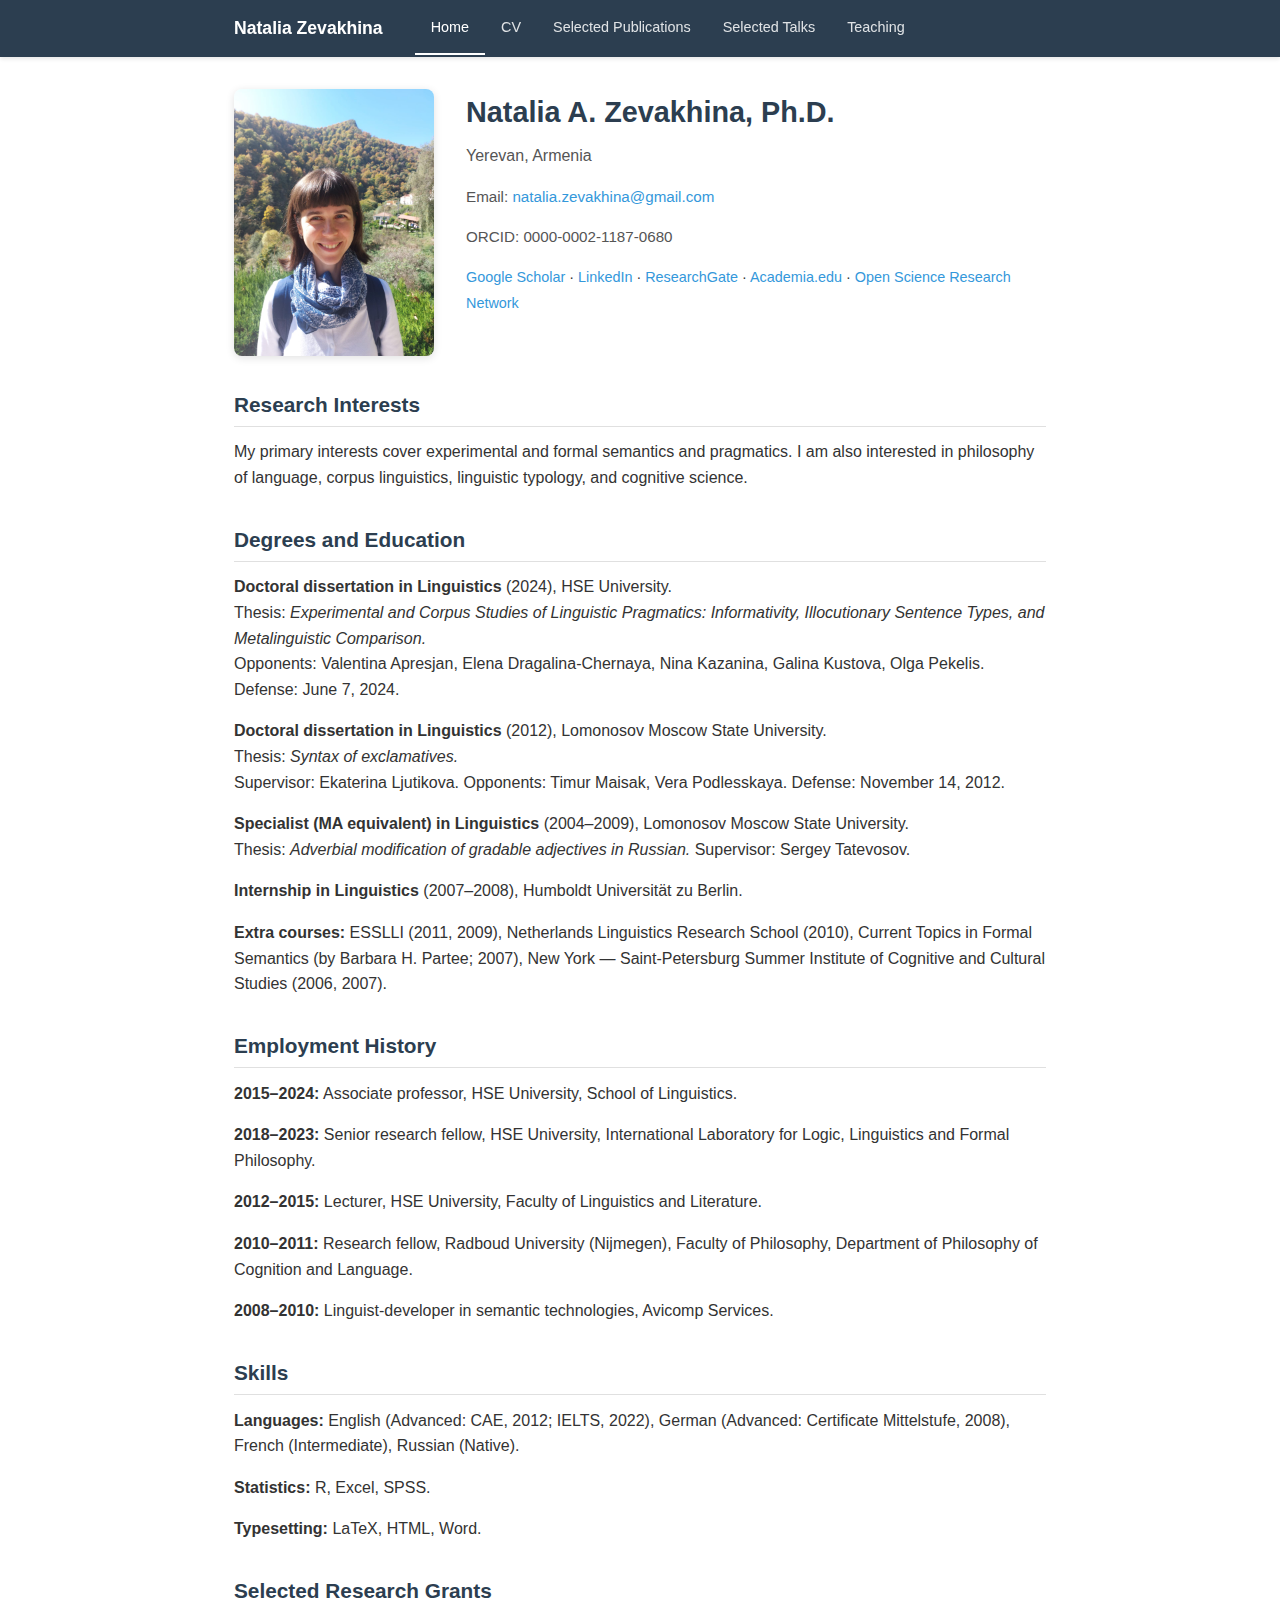
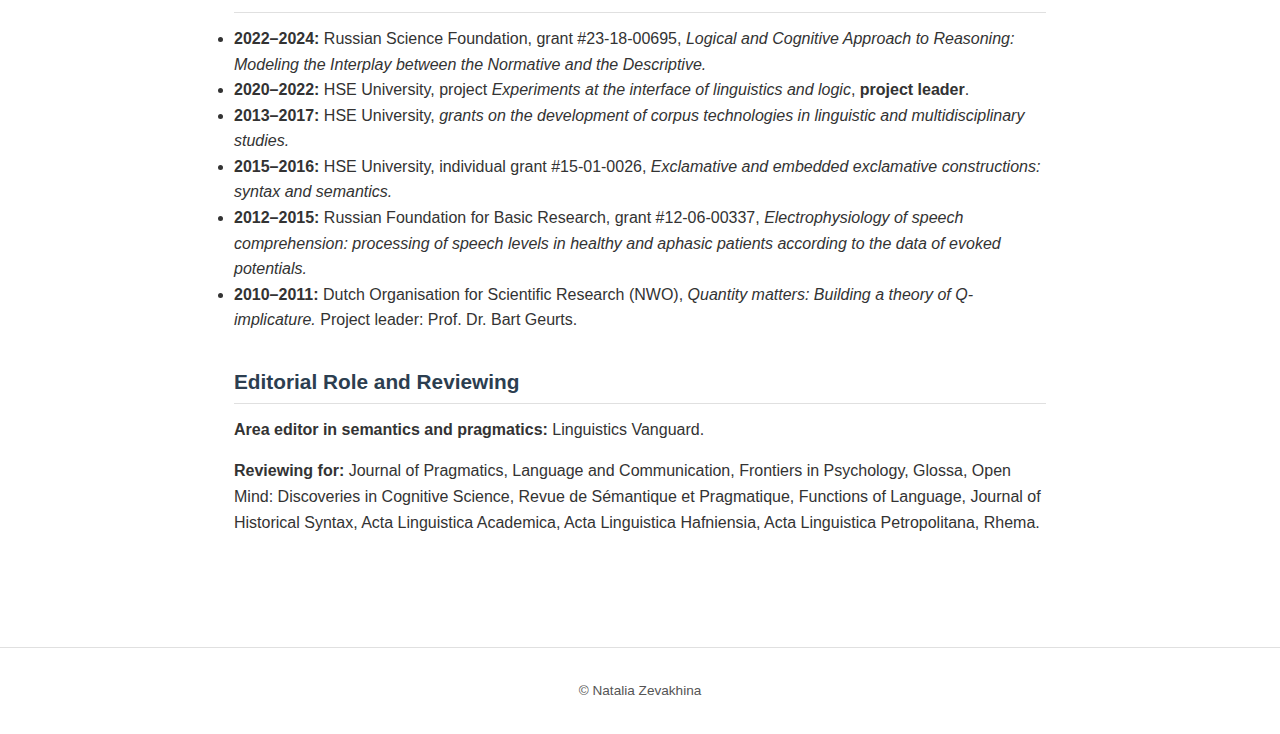
<file: index.html>
<!DOCTYPE html>
<html lang="en">
<head>
    <meta charset="UTF-8">
    <meta name="viewport" content="width=device-width, initial-scale=1.0">
    <title>Natalia Zevakhina</title>
    <link rel="stylesheet" href="assets/style.css">
</head>
<body>
    <header>
        <nav>
            <div class="site-title"><a href="index.html">Natalia Zevakhina</a></div>
            <button class="nav-toggle" aria-label="Toggle navigation" onclick="document.querySelector('nav ul').classList.toggle('open')">☰</button>
            <ul>
                <li><a href="index.html" class="active">Home</a></li>
                <li><a href="cv.html">CV</a></li>
                <li><a href="publications.html">Selected Publications</a></li>
                <li><a href="talks.html">Selected Talks</a></li>
                <li><a href="teaching.html">Teaching</a></li>
            </ul>
        </nav>
    </header>

    <main>
        <div class="hero">
            <img class="hero-photo" src="assets/photo.jpg" alt="Natalia Zevakhina">
            <div class="hero-text">
                <h1>Natalia A. Zevakhina, Ph.D.</h1>
                <p class="subtitle">Yerevan, Armenia</p>
                <p class="contact">Email: <a href="mailto:natalia.zevakhina@gmail.com">natalia.zevakhina@gmail.com</a></p>
                <p class="contact">ORCID: 0000-0002-1187-0680</p>
                <p class="profiles">
                    <a href="https://scholar.google.com/citations?user=_qPh_IUAAAAJ" target="_blank">Google Scholar</a> ·
                    <a href="https://www.linkedin.com/in/natalia-zevakhina/" target="_blank">LinkedIn</a> ·
                    <a href="https://www.researchgate.net/profile/Natalia-Zevakhina" target="_blank">ResearchGate</a> ·
                    <a href="https://independent.academia.edu/NataliaZevakhina" target="_blank">Academia.edu</a> ·
                    <a href="https://loop.frontiersin.org/people/846176/overview" target="_blank">Open Science Research Network</a>
                </p>
            </div>
        </div>

        <h2>Research Interests</h2>
        <p>My primary interests cover experimental and formal semantics and pragmatics. I am also interested in philosophy of language, corpus linguistics, linguistic typology, and cognitive science.</p>

        <h2>Degrees and Education</h2>
        <p><strong>Doctoral dissertation in Linguistics</strong> (2024), HSE University.<br>
            Thesis: <em>Experimental and Corpus Studies of Linguistic Pragmatics: Informativity, Illocutionary Sentence Types, and Metalinguistic Comparison.</em><br>
            Opponents: Valentina Apresjan, Elena Dragalina-Chernaya, Nina Kazanina, Galina Kustova, Olga Pekelis. Defense: June 7, 2024.</p>
        <p><strong>Doctoral dissertation in Linguistics</strong> (2012), Lomonosov Moscow State University.<br>
            Thesis: <em>Syntax of exclamatives.</em><br>
            Supervisor: Ekaterina Ljutikova. Opponents: Timur Maisak, Vera Podlesskaya. Defense: November 14, 2012.</p>
        <p><strong>Specialist (MA equivalent) in Linguistics</strong> (2004–2009), Lomonosov Moscow State University.<br>
            Thesis: <em>Adverbial modification of gradable adjectives in Russian.</em> Supervisor: Sergey Tatevosov.</p>
        <p><strong>Internship in Linguistics</strong> (2007–2008), Humboldt Universität zu Berlin.</p>
        <p><strong>Extra courses:</strong> ESSLLI (2011, 2009), Netherlands Linguistics Research School (2010), Current Topics in Formal Semantics (by Barbara H. Partee; 2007), New York — Saint-Petersburg Summer Institute of Cognitive and Cultural Studies (2006, 2007).</p>

        <h2>Employment History</h2>
        <p><strong>2015–2024:</strong> Associate professor, HSE University, School of Linguistics.</p>
        <p><strong>2018–2023:</strong> Senior research fellow, HSE University, International Laboratory for Logic, Linguistics and Formal Philosophy.</p>
        <p><strong>2012–2015:</strong> Lecturer, HSE University, Faculty of Linguistics and Literature.</p>
        <p><strong>2010–2011:</strong> Research fellow, Radboud University (Nijmegen), Faculty of Philosophy, Department of Philosophy of Cognition and Language.</p>
        <p><strong>2008–2010:</strong> Linguist-developer in semantic technologies, Avicomp Services.</p>

        <h2>Skills</h2>
        <p><strong>Languages:</strong> English (Advanced: CAE, 2012; IELTS, 2022), German (Advanced: Certificate Mittelstufe, 2008), French (Intermediate), Russian (Native).</p>
        <p><strong>Statistics:</strong> R, Excel, SPSS.</p>
        <p><strong>Typesetting:</strong> LaTeX, HTML, Word.</p>

        <h2>Selected Research Grants</h2>
        <ul>
            <li><strong>2022–2024:</strong> Russian Science Foundation, grant #23-18-00695, <em>Logical and Cognitive Approach to Reasoning: Modeling the Interplay between the Normative and the Descriptive.</em></li>
            <li><strong>2020–2022:</strong> HSE University, project <em>Experiments at the interface of linguistics and logic</em>, <strong>project leader</strong>.</li>
            <li><strong>2013–2017:</strong> HSE University, <em>grants on the development of corpus technologies in linguistic and multidisciplinary studies.</em></li>
            <li><strong>2015–2016:</strong> HSE University, individual grant #15-01-0026, <em>Exclamative and embedded exclamative constructions: syntax and semantics.</em></li>
            <li><strong>2012–2015:</strong> Russian Foundation for Basic Research, grant #12-06-00337, <em>Electrophysiology of speech comprehension: processing of speech levels in healthy and aphasic patients according to the data of evoked potentials.</em></li>
            <li><strong>2010–2011:</strong> Dutch Organisation for Scientific Research (NWO), <em>Quantity matters: Building a theory of Q-implicature.</em> Project leader: Prof. Dr. Bart Geurts.</li>
        </ul>

        <h2>Editorial Role and Reviewing</h2>
        <p><strong>Area editor in semantics and pragmatics:</strong> Linguistics Vanguard.</p>
        <p><strong>Reviewing for:</strong> Journal of Pragmatics, Language and Communication, Frontiers in Psychology, Glossa, Open Mind: Discoveries in Cognitive Science, Revue de Sémantique et Pragmatique, Functions of Language, Journal of Historical Syntax, Acta Linguistica Academica, Acta Linguistica Hafniensia, Acta Linguistica Petropolitana, Rhema.</p>
    </main>

    <footer>
        © Natalia Zevakhina
    </footer>
</body>
</html>
</file>
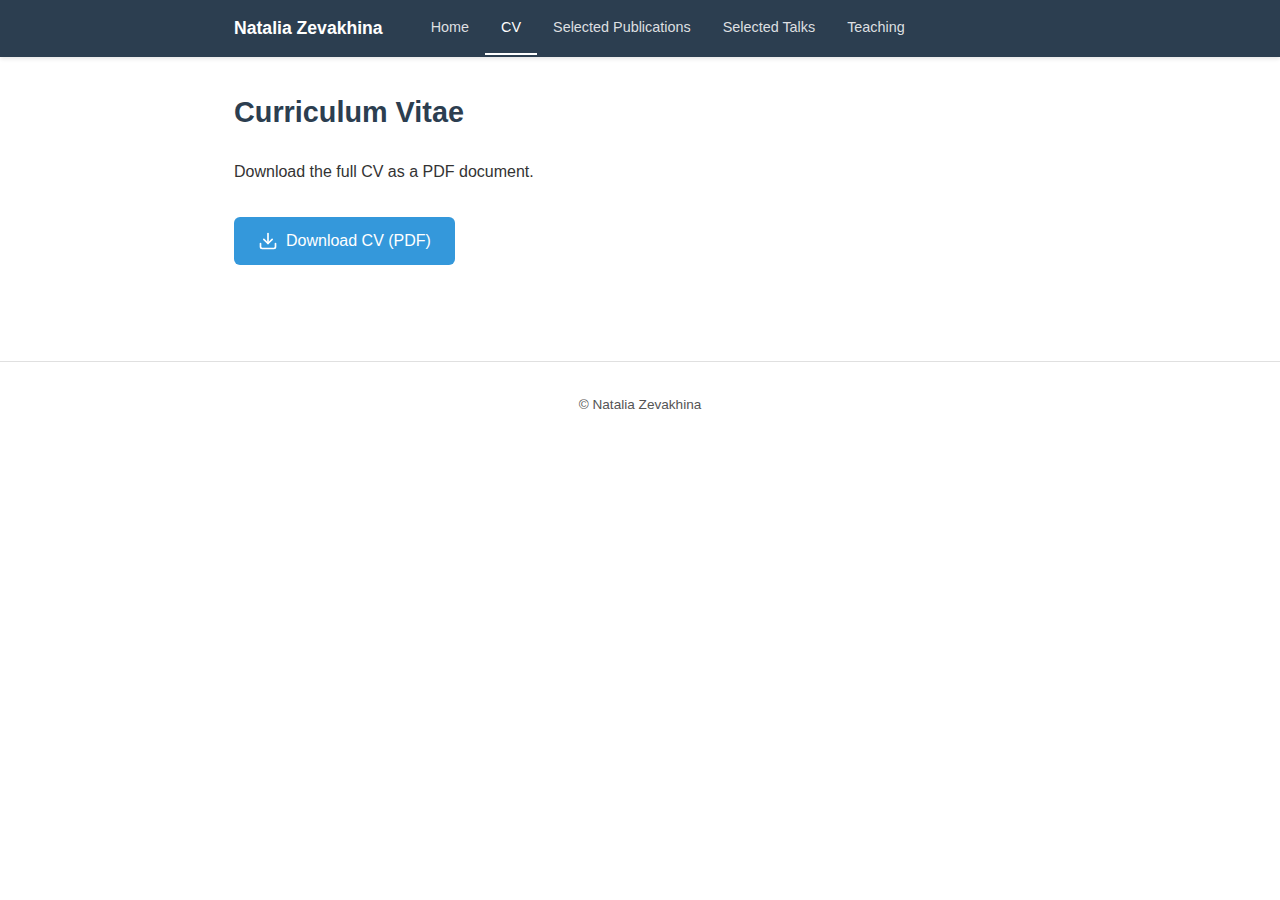
<file: cv.html>
<!DOCTYPE html>
<html lang="en">
<head>
    <meta charset="UTF-8">
    <meta name="viewport" content="width=device-width, initial-scale=1.0">
    <title>CV — Natalia Zevakhina</title>
    <link rel="stylesheet" href="assets/style.css">
</head>
<body>
    <header>
        <nav>
            <div class="site-title"><a href="index.html">Natalia Zevakhina</a></div>
            <button class="nav-toggle" aria-label="Toggle navigation" onclick="document.querySelector('nav ul').classList.toggle('open')">☰</button>
            <ul>
                <li><a href="index.html">Home</a></li>
                <li><a href="cv.html" class="active">CV</a></li>
                <li><a href="publications.html">Selected Publications</a></li>
                <li><a href="talks.html">Selected Talks</a></li>
                <li><a href="teaching.html">Teaching</a></li>
            </ul>
        </nav>
    </header>

    <main>
        <h1>Curriculum Vitae</h1>
        <p>Download the full CV as a PDF document.</p>
        <a class="cv-download" href="cv.pdf" target="_blank">
            <svg xmlns="http://www.w3.org/2000/svg" width="20" height="20" viewBox="0 0 24 24" fill="none" stroke="currentColor" stroke-width="2" stroke-linecap="round" stroke-linejoin="round"><path d="M21 15v4a2 2 0 0 1-2 2H5a2 2 0 0 1-2-2v-4"/><polyline points="7 10 12 15 17 10"/><line x1="12" y1="15" x2="12" y2="3"/></svg>
            Download CV (PDF)
        </a>
    </main>

    <footer>
        © Natalia Zevakhina
    </footer>
</body>
</html>
</file>
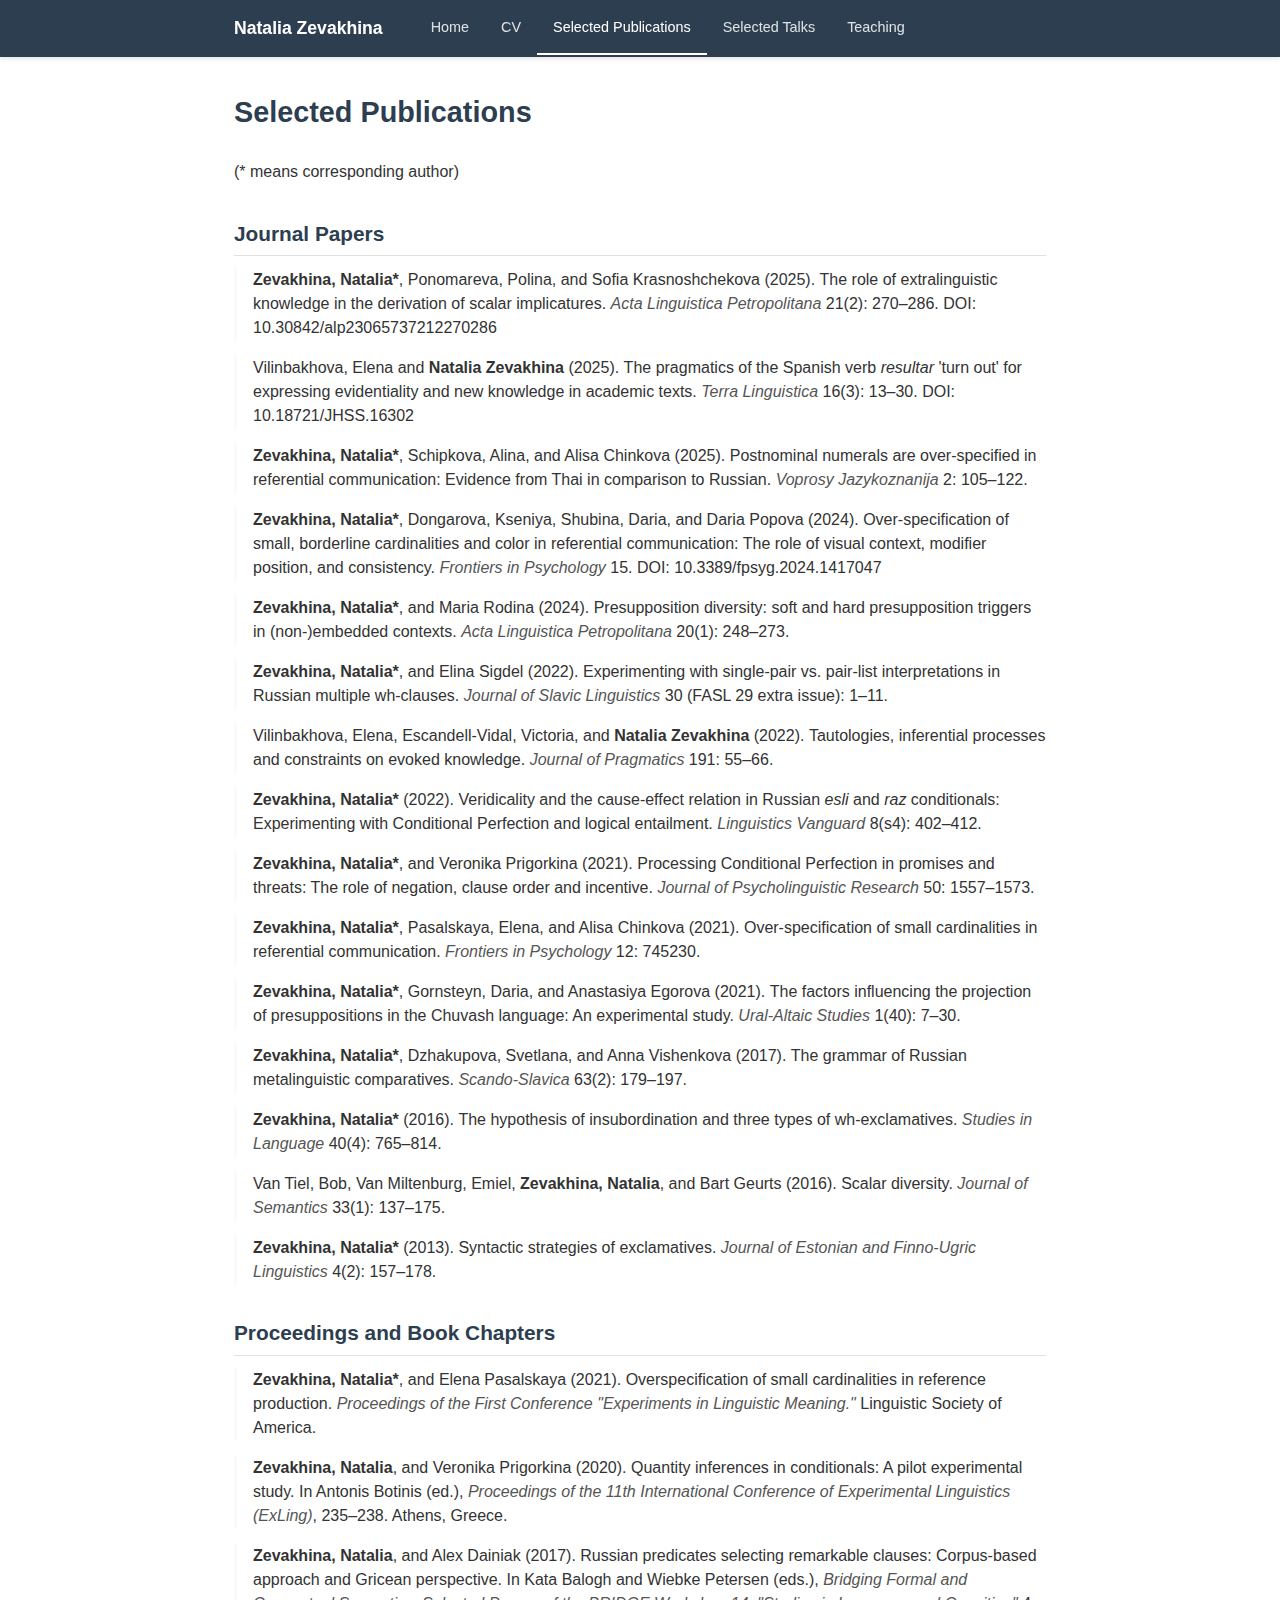
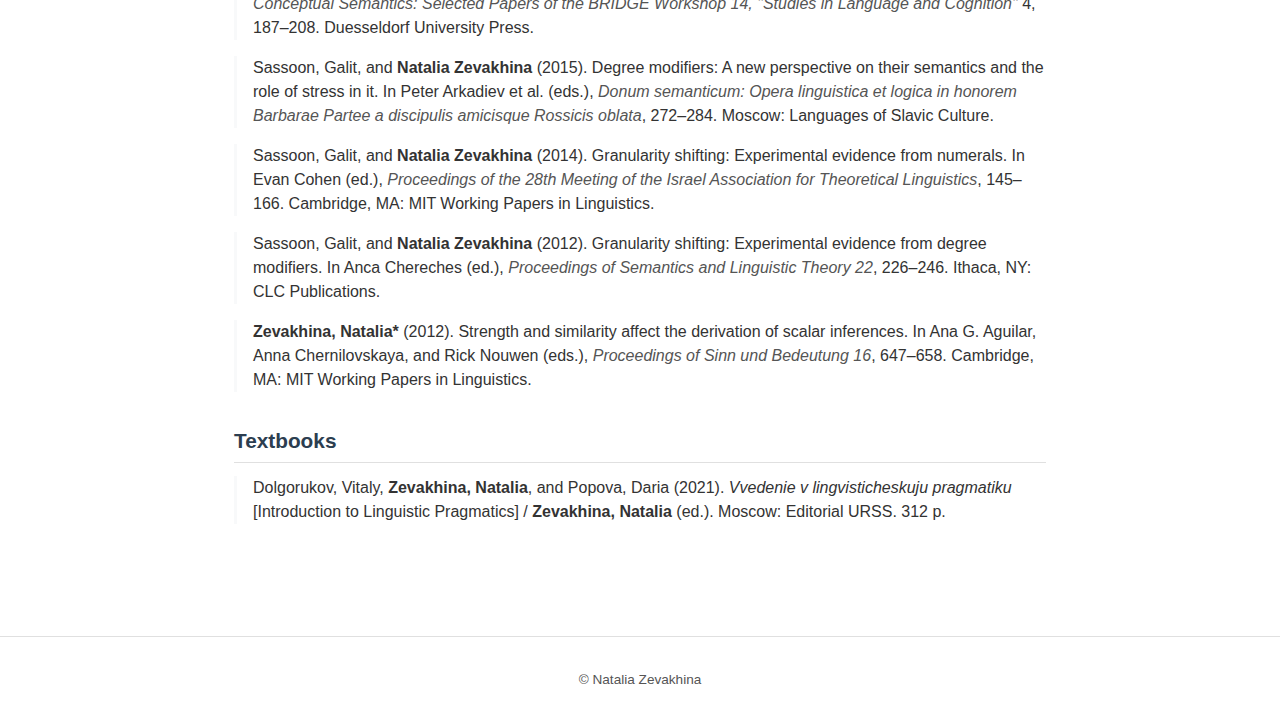
<file: publications.html>
<!DOCTYPE html>
<html lang="en">
<head>
    <meta charset="UTF-8">
    <meta name="viewport" content="width=device-width, initial-scale=1.0">
    <title>Selected Publications — Natalia Zevakhina</title>
    <link rel="stylesheet" href="assets/style.css">
</head>
<body>
    <header>
        <nav>
            <div class="site-title"><a href="index.html">Natalia Zevakhina</a></div>
            <button class="nav-toggle" aria-label="Toggle navigation" onclick="document.querySelector('nav ul').classList.toggle('open')">☰</button>
            <ul>
                <li><a href="index.html">Home</a></li>
                <li><a href="cv.html">CV</a></li>
                <li><a href="publications.html" class="active">Selected Publications</a></li>
                <li><a href="talks.html">Selected Talks</a></li>
                <li><a href="teaching.html">Teaching</a></li>
            </ul>
        </nav>
    </header>

    <main>
        <h1>Selected Publications</h1>
        <p>(* means corresponding author)</p>

        <h2>Journal Papers</h2>

        <ul class="pub-list">
            <li><strong>Zevakhina, Natalia*</strong>, Ponomareva, Polina, and Sofia Krasnoshchekova (2025). <span class="pub-title">The role of extralinguistic knowledge in the derivation of scalar implicatures.</span> <span class="pub-venue">Acta Linguistica Petropolitana</span> 21(2): 270–286. DOI: 10.30842/alp23065737212270286</li>
            <li>Vilinbakhova, Elena and <strong>Natalia Zevakhina</strong> (2025). <span class="pub-title">The pragmatics of the Spanish verb <em>resultar</em> 'turn out' for expressing evidentiality and new knowledge in academic texts.</span> <span class="pub-venue">Terra Linguistica</span> 16(3): 13–30. DOI: 10.18721/JHSS.16302</li>
            <li><strong>Zevakhina, Natalia*</strong>, Schipkova, Alina, and Alisa Chinkova (2025). <span class="pub-title">Postnominal numerals are over-specified in referential communication: Evidence from Thai in comparison to Russian.</span> <span class="pub-venue">Voprosy Jazykoznanija</span> 2: 105–122.</li>
            <li><strong>Zevakhina, Natalia*</strong>, Dongarova, Kseniya, Shubina, Daria, and Daria Popova (2024). <span class="pub-title">Over-specification of small, borderline cardinalities and color in referential communication: The role of visual context, modifier position, and consistency.</span> <span class="pub-venue">Frontiers in Psychology</span> 15. DOI: 10.3389/fpsyg.2024.1417047</li>
            <li><strong>Zevakhina, Natalia*</strong>, and Maria Rodina (2024). <span class="pub-title">Presupposition diversity: soft and hard presupposition triggers in (non-)embedded contexts.</span> <span class="pub-venue">Acta Linguistica Petropolitana</span> 20(1): 248–273.</li>
            <li><strong>Zevakhina, Natalia*</strong>, and Elina Sigdel (2022). <span class="pub-title">Experimenting with single-pair vs. pair-list interpretations in Russian multiple wh-clauses.</span> <span class="pub-venue">Journal of Slavic Linguistics</span> 30 (FASL 29 extra issue): 1–11.</li>
            <li>Vilinbakhova, Elena, Escandell-Vidal, Victoria, and <strong>Natalia Zevakhina</strong> (2022). <span class="pub-title">Tautologies, inferential processes and constraints on evoked knowledge.</span> <span class="pub-venue">Journal of Pragmatics</span> 191: 55–66.</li>
            <li><strong>Zevakhina, Natalia*</strong> (2022). <span class="pub-title">Veridicality and the cause-effect relation in Russian <em>esli</em> and <em>raz</em> conditionals: Experimenting with Conditional Perfection and logical entailment.</span> <span class="pub-venue">Linguistics Vanguard</span> 8(s4): 402–412.</li>
            <li><strong>Zevakhina, Natalia*</strong>, and Veronika Prigorkina (2021). <span class="pub-title">Processing Conditional Perfection in promises and threats: The role of negation, clause order and incentive.</span> <span class="pub-venue">Journal of Psycholinguistic Research</span> 50: 1557–1573.</li>
            <li><strong>Zevakhina, Natalia*</strong>, Pasalskaya, Elena, and Alisa Chinkova (2021). <span class="pub-title">Over-specification of small cardinalities in referential communication.</span> <span class="pub-venue">Frontiers in Psychology</span> 12: 745230.</li>
            <li><strong>Zevakhina, Natalia*</strong>, Gornsteyn, Daria, and Anastasiya Egorova (2021). <span class="pub-title">The factors influencing the projection of presuppositions in the Chuvash language: An experimental study.</span> <span class="pub-venue">Ural-Altaic Studies</span> 1(40): 7–30.</li>
            <li><strong>Zevakhina, Natalia*</strong>, Dzhakupova, Svetlana, and Anna Vishenkova (2017). <span class="pub-title">The grammar of Russian metalinguistic comparatives.</span> <span class="pub-venue">Scando-Slavica</span> 63(2): 179–197.</li>
            <li><strong>Zevakhina, Natalia*</strong> (2016). <span class="pub-title">The hypothesis of insubordination and three types of wh-exclamatives.</span> <span class="pub-venue">Studies in Language</span> 40(4): 765–814.</li>
            <li>Van Tiel, Bob, Van Miltenburg, Emiel, <strong>Zevakhina, Natalia</strong>, and Bart Geurts (2016). <span class="pub-title">Scalar diversity.</span> <span class="pub-venue">Journal of Semantics</span> 33(1): 137–175.</li>
            <li><strong>Zevakhina, Natalia*</strong> (2013). <span class="pub-title">Syntactic strategies of exclamatives.</span> <span class="pub-venue">Journal of Estonian and Finno-Ugric Linguistics</span> 4(2): 157–178.</li>
        </ul>

        <h2>Proceedings and Book Chapters</h2>

        <ul class="pub-list">
            <li><strong>Zevakhina, Natalia*</strong>, and Elena Pasalskaya (2021). <span class="pub-title">Overspecification of small cardinalities in reference production.</span> <span class="pub-venue">Proceedings of the First Conference "Experiments in Linguistic Meaning."</span> Linguistic Society of America.</li>
            <li><strong>Zevakhina, Natalia</strong>, and Veronika Prigorkina (2020). <span class="pub-title">Quantity inferences in conditionals: A pilot experimental study.</span> In Antonis Botinis (ed.), <span class="pub-venue">Proceedings of the 11th International Conference of Experimental Linguistics (ExLing)</span>, 235–238. Athens, Greece.</li>
            <li><strong>Zevakhina, Natalia</strong>, and Alex Dainiak (2017). <span class="pub-title">Russian predicates selecting remarkable clauses: Corpus-based approach and Gricean perspective.</span> In Kata Balogh and Wiebke Petersen (eds.), <span class="pub-venue">Bridging Formal and Conceptual Semantics: Selected Papers of the BRIDGE Workshop 14, "Studies in Language and Cognition"</span> 4, 187–208. Duesseldorf University Press.</li>
            <li>Sassoon, Galit, and <strong>Natalia Zevakhina</strong> (2015). <span class="pub-title">Degree modifiers: A new perspective on their semantics and the role of stress in it.</span> In Peter Arkadiev et al. (eds.), <span class="pub-venue">Donum semanticum: Opera linguistica et logica in honorem Barbarae Partee a discipulis amicisque Rossicis oblata</span>, 272–284. Moscow: Languages of Slavic Culture.</li>
            <li>Sassoon, Galit, and <strong>Natalia Zevakhina</strong> (2014). <span class="pub-title">Granularity shifting: Experimental evidence from numerals.</span> In Evan Cohen (ed.), <span class="pub-venue">Proceedings of the 28th Meeting of the Israel Association for Theoretical Linguistics</span>, 145–166. Cambridge, MA: MIT Working Papers in Linguistics.</li>
            <li>Sassoon, Galit, and <strong>Natalia Zevakhina</strong> (2012). <span class="pub-title">Granularity shifting: Experimental evidence from degree modifiers.</span> In Anca Chereches (ed.), <span class="pub-venue">Proceedings of Semantics and Linguistic Theory 22</span>, 226–246. Ithaca, NY: CLC Publications.</li>
            <li><strong>Zevakhina, Natalia*</strong> (2012). <span class="pub-title">Strength and similarity affect the derivation of scalar inferences.</span> In Ana G. Aguilar, Anna Chernilovskaya, and Rick Nouwen (eds.), <span class="pub-venue">Proceedings of Sinn und Bedeutung 16</span>, 647–658. Cambridge, MA: MIT Working Papers in Linguistics.</li>
        </ul>

        <h2>Textbooks</h2>

        <ul class="pub-list">
            <li>Dolgorukov, Vitaly, <strong>Zevakhina, Natalia</strong>, and Popova, Daria (2021). <span class="pub-title"><em>Vvedenie v lingvisticheskuju pragmatiku</em> [Introduction to Linguistic Pragmatics]</span> / <strong>Zevakhina, Natalia</strong> (ed.). Moscow: Editorial URSS. 312 p.</li>
        </ul>
    </main>

    <footer>
        © Natalia Zevakhina
    </footer>
</body>
</html>
</file>
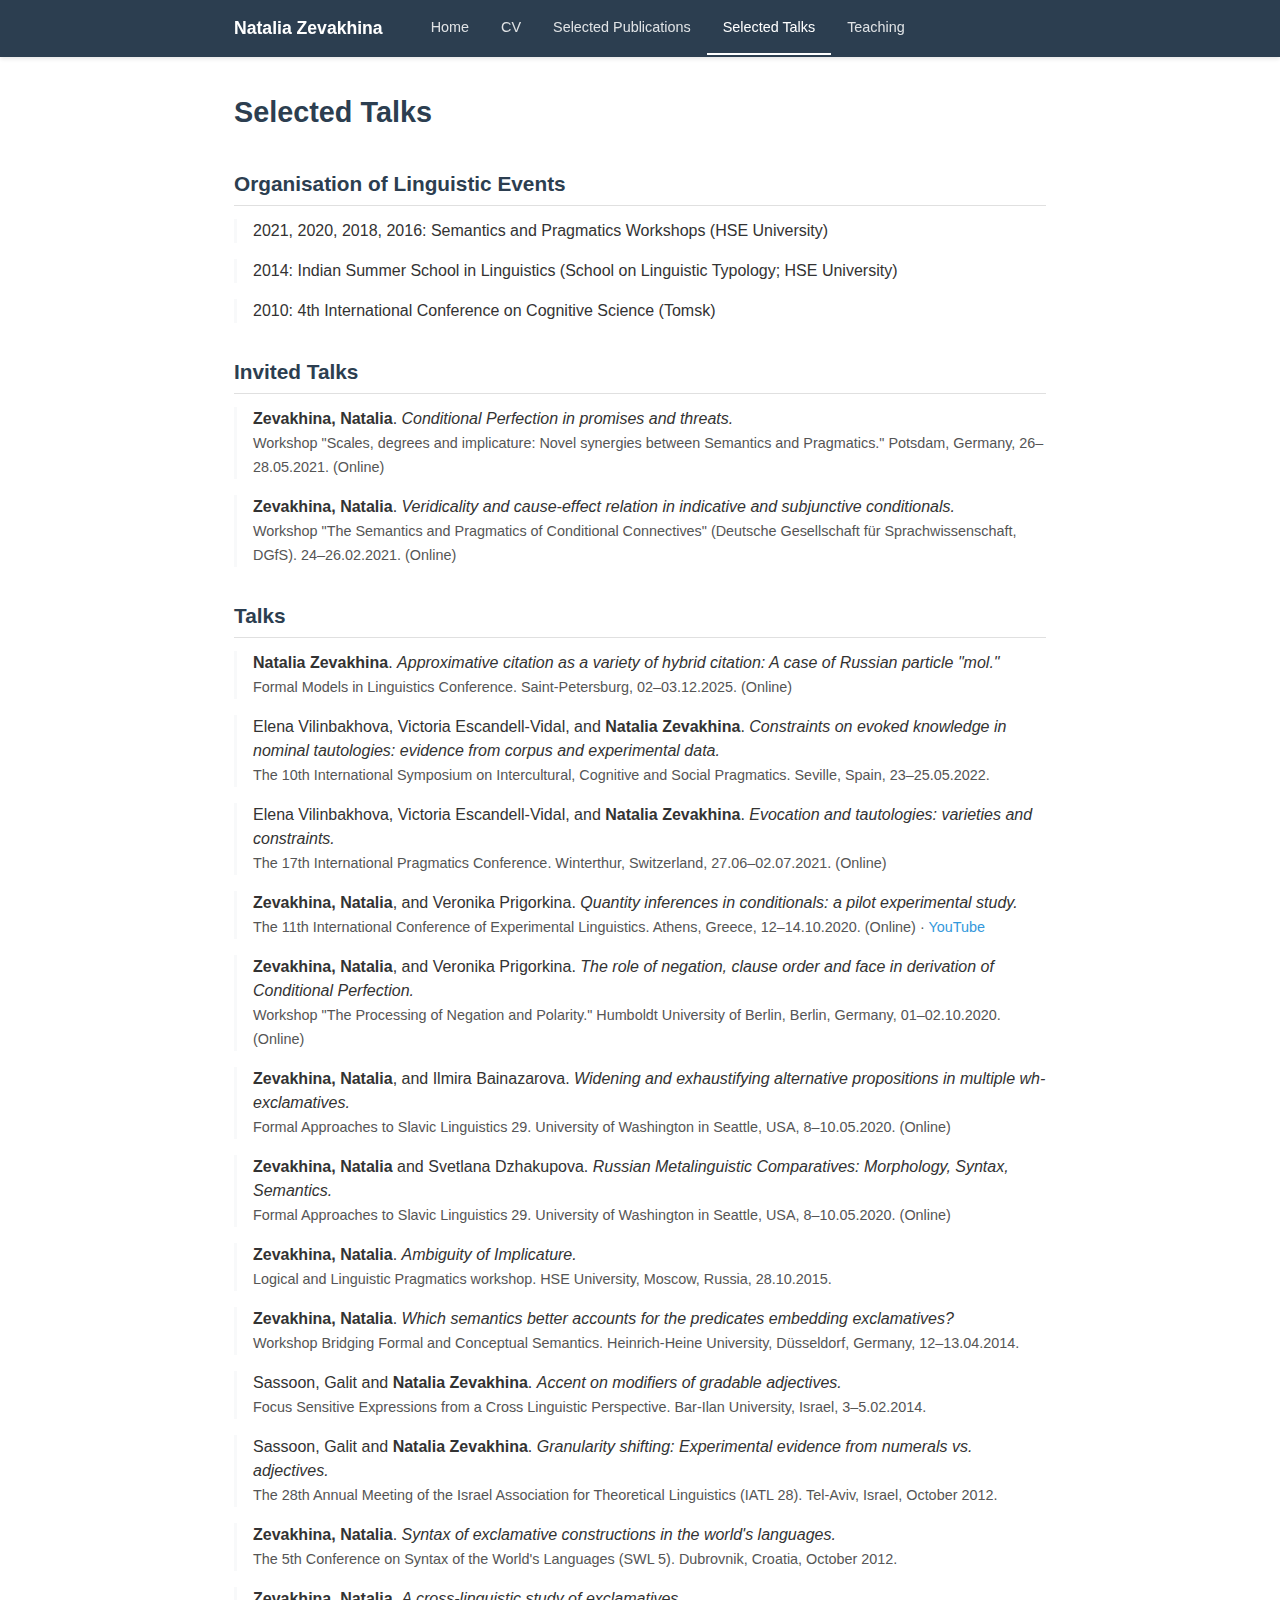
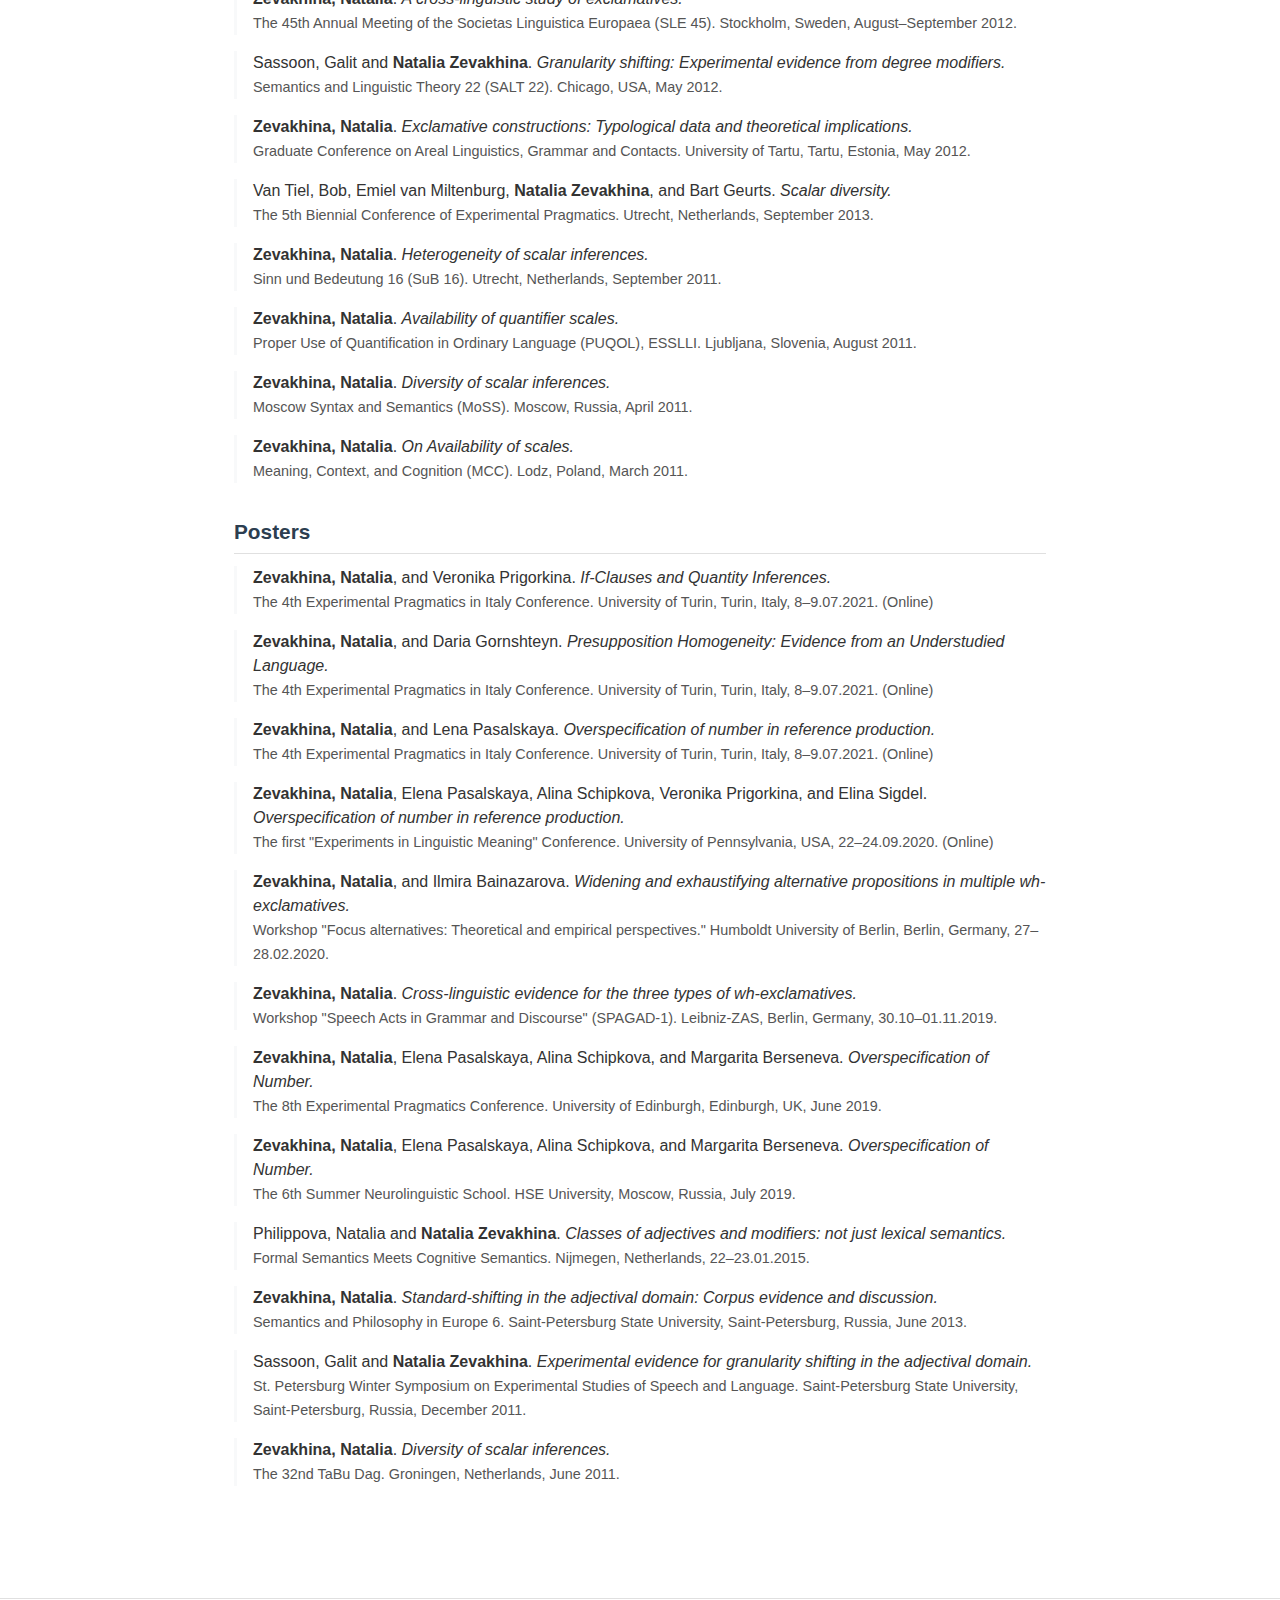
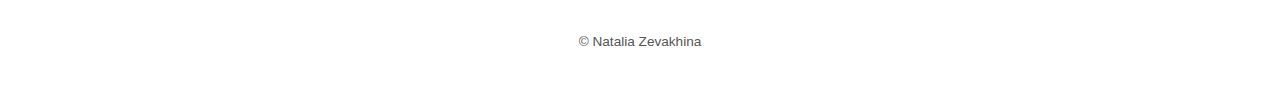
<file: talks.html>
<!DOCTYPE html>
<html lang="en">
<head>
    <meta charset="UTF-8">
    <meta name="viewport" content="width=device-width, initial-scale=1.0">
    <title>Selected Talks — Natalia Zevakhina</title>
    <link rel="stylesheet" href="assets/style.css">
</head>
<body>
    <header>
        <nav>
            <div class="site-title"><a href="index.html">Natalia Zevakhina</a></div>
            <button class="nav-toggle" aria-label="Toggle navigation" onclick="document.querySelector('nav ul').classList.toggle('open')">☰</button>
            <ul>
                <li><a href="index.html">Home</a></li>
                <li><a href="cv.html">CV</a></li>
                <li><a href="publications.html">Selected Publications</a></li>
                <li><a href="talks.html" class="active">Selected Talks</a></li>
                <li><a href="teaching.html">Teaching</a></li>
            </ul>
        </nav>
    </header>

    <main>
        <h1>Selected Talks</h1>

        <h2>Organisation of Linguistic Events</h2>
        <ul class="pub-list">
            <li>2021, 2020, 2018, 2016: Semantics and Pragmatics Workshops (HSE University)</li>
            <li>2014: Indian Summer School in Linguistics (School on Linguistic Typology; HSE University)</li>
            <li>2010: 4th International Conference on Cognitive Science (Tomsk)</li>
        </ul>

        <h2>Invited Talks</h2>
        <ul class="pub-list">
            <li><strong>Zevakhina, Natalia</strong>. <span class="pub-title"><em>Conditional Perfection in promises and threats.</em></span><br>
                <span class="pub-details">Workshop "Scales, degrees and implicature: Novel synergies between Semantics and Pragmatics." Potsdam, Germany, 26–28.05.2021. (Online)</span></li>
            <li><strong>Zevakhina, Natalia</strong>. <span class="pub-title"><em>Veridicality and cause-effect relation in indicative and subjunctive conditionals.</em></span><br>
                <span class="pub-details">Workshop "The Semantics and Pragmatics of Conditional Connectives" (Deutsche Gesellschaft für Sprachwissenschaft, DGfS). 24–26.02.2021. (Online)</span></li>
        </ul>

        <h2>Talks</h2>
        <ul class="pub-list">
            <li><strong>Natalia Zevakhina</strong>. <span class="pub-title"><em>Approximative citation as a variety of hybrid citation: A case of Russian particle "mol."</em></span><br>
                <span class="pub-details">Formal Models in Linguistics Conference. Saint-Petersburg, 02–03.12.2025. (Online)</span></li>

            <li>Elena Vilinbakhova, Victoria Escandell-Vidal, and <strong>Natalia Zevakhina</strong>. <span class="pub-title"><em>Constraints on evoked knowledge in nominal tautologies: evidence from corpus and experimental data.</em></span><br>
                <span class="pub-details">The 10th International Symposium on Intercultural, Cognitive and Social Pragmatics. Seville, Spain, 23–25.05.2022.</span></li>

            <li>Elena Vilinbakhova, Victoria Escandell-Vidal, and <strong>Natalia Zevakhina</strong>. <span class="pub-title"><em>Evocation and tautologies: varieties and constraints.</em></span><br>
                <span class="pub-details">The 17th International Pragmatics Conference. Winterthur, Switzerland, 27.06–02.07.2021. (Online)</span></li>

            <li><strong>Zevakhina, Natalia</strong>, and Veronika Prigorkina. <span class="pub-title"><em>Quantity inferences in conditionals: a pilot experimental study.</em></span><br>
                <span class="pub-details">The 11th International Conference of Experimental Linguistics. Athens, Greece, 12–14.10.2020. (Online) · <a href="https://www.youtube.com/watch?v=Ai40b98bwYA&amp;t=402s" target="_blank">YouTube</a></span></li>

            <li><strong>Zevakhina, Natalia</strong>, and Veronika Prigorkina. <span class="pub-title"><em>The role of negation, clause order and face in derivation of Conditional Perfection.</em></span><br>
                <span class="pub-details">Workshop "The Processing of Negation and Polarity." Humboldt University of Berlin, Berlin, Germany, 01–02.10.2020. (Online)</span></li>

            <li><strong>Zevakhina, Natalia</strong>, and Ilmira Bainazarova. <span class="pub-title"><em>Widening and exhaustifying alternative propositions in multiple wh-exclamatives.</em></span><br>
                <span class="pub-details">Formal Approaches to Slavic Linguistics 29. University of Washington in Seattle, USA, 8–10.05.2020. (Online)</span></li>

            <li><strong>Zevakhina, Natalia</strong> and Svetlana Dzhakupova. <span class="pub-title"><em>Russian Metalinguistic Comparatives: Morphology, Syntax, Semantics.</em></span><br>
                <span class="pub-details">Formal Approaches to Slavic Linguistics 29. University of Washington in Seattle, USA, 8–10.05.2020. (Online)</span></li>

            <li><strong>Zevakhina, Natalia</strong>. <span class="pub-title"><em>Ambiguity of Implicature.</em></span><br>
                <span class="pub-details">Logical and Linguistic Pragmatics workshop. HSE University, Moscow, Russia, 28.10.2015.</span></li>

            <li><strong>Zevakhina, Natalia</strong>. <span class="pub-title"><em>Which semantics better accounts for the predicates embedding exclamatives?</em></span><br>
                <span class="pub-details">Workshop Bridging Formal and Conceptual Semantics. Heinrich-Heine University, Düsseldorf, Germany, 12–13.04.2014.</span></li>

            <li>Sassoon, Galit and <strong>Natalia Zevakhina</strong>. <span class="pub-title"><em>Accent on modifiers of gradable adjectives.</em></span><br>
                <span class="pub-details">Focus Sensitive Expressions from a Cross Linguistic Perspective. Bar-Ilan University, Israel, 3–5.02.2014.</span></li>

            <li>Sassoon, Galit and <strong>Natalia Zevakhina</strong>. <span class="pub-title"><em>Granularity shifting: Experimental evidence from numerals vs. adjectives.</em></span><br>
                <span class="pub-details">The 28th Annual Meeting of the Israel Association for Theoretical Linguistics (IATL 28). Tel-Aviv, Israel, October 2012.</span></li>

            <li><strong>Zevakhina, Natalia</strong>. <span class="pub-title"><em>Syntax of exclamative constructions in the world's languages.</em></span><br>
                <span class="pub-details">The 5th Conference on Syntax of the World's Languages (SWL 5). Dubrovnik, Croatia, October 2012.</span></li>

            <li><strong>Zevakhina, Natalia</strong>. <span class="pub-title"><em>A cross-linguistic study of exclamatives.</em></span><br>
                <span class="pub-details">The 45th Annual Meeting of the Societas Linguistica Europaea (SLE 45). Stockholm, Sweden, August–September 2012.</span></li>

            <li>Sassoon, Galit and <strong>Natalia Zevakhina</strong>. <span class="pub-title"><em>Granularity shifting: Experimental evidence from degree modifiers.</em></span><br>
                <span class="pub-details">Semantics and Linguistic Theory 22 (SALT 22). Chicago, USA, May 2012.</span></li>

            <li><strong>Zevakhina, Natalia</strong>. <span class="pub-title"><em>Exclamative constructions: Typological data and theoretical implications.</em></span><br>
                <span class="pub-details">Graduate Conference on Areal Linguistics, Grammar and Contacts. University of Tartu, Tartu, Estonia, May 2012.</span></li>

            <li>Van Tiel, Bob, Emiel van Miltenburg, <strong>Natalia Zevakhina</strong>, and Bart Geurts. <span class="pub-title"><em>Scalar diversity.</em></span><br>
                <span class="pub-details">The 5th Biennial Conference of Experimental Pragmatics. Utrecht, Netherlands, September 2013.</span></li>

            <li><strong>Zevakhina, Natalia</strong>. <span class="pub-title"><em>Heterogeneity of scalar inferences.</em></span><br>
                <span class="pub-details">Sinn und Bedeutung 16 (SuB 16). Utrecht, Netherlands, September 2011.</span></li>

            <li><strong>Zevakhina, Natalia</strong>. <span class="pub-title"><em>Availability of quantifier scales.</em></span><br>
                <span class="pub-details">Proper Use of Quantification in Ordinary Language (PUQOL), ESSLLI. Ljubljana, Slovenia, August 2011.</span></li>

            <li><strong>Zevakhina, Natalia</strong>. <span class="pub-title"><em>Diversity of scalar inferences.</em></span><br>
                <span class="pub-details">Moscow Syntax and Semantics (MoSS). Moscow, Russia, April 2011.</span></li>

            <li><strong>Zevakhina, Natalia</strong>. <span class="pub-title"><em>On Availability of scales.</em></span><br>
                <span class="pub-details">Meaning, Context, and Cognition (MCC). Lodz, Poland, March 2011.</span></li>
        </ul>

        <h2>Posters</h2>
        <ul class="pub-list">
            <li><strong>Zevakhina, Natalia</strong>, and Veronika Prigorkina. <span class="pub-title"><em>If-Clauses and Quantity Inferences.</em></span><br>
                <span class="pub-details">The 4th Experimental Pragmatics in Italy Conference. University of Turin, Turin, Italy, 8–9.07.2021. (Online)</span></li>

            <li><strong>Zevakhina, Natalia</strong>, and Daria Gornshteyn. <span class="pub-title"><em>Presupposition Homogeneity: Evidence from an Understudied Language.</em></span><br>
                <span class="pub-details">The 4th Experimental Pragmatics in Italy Conference. University of Turin, Turin, Italy, 8–9.07.2021. (Online)</span></li>

            <li><strong>Zevakhina, Natalia</strong>, and Lena Pasalskaya. <span class="pub-title"><em>Overspecification of number in reference production.</em></span><br>
                <span class="pub-details">The 4th Experimental Pragmatics in Italy Conference. University of Turin, Turin, Italy, 8–9.07.2021. (Online)</span></li>

            <li><strong>Zevakhina, Natalia</strong>, Elena Pasalskaya, Alina Schipkova, Veronika Prigorkina, and Elina Sigdel. <span class="pub-title"><em>Overspecification of number in reference production.</em></span><br>
                <span class="pub-details">The first "Experiments in Linguistic Meaning" Conference. University of Pennsylvania, USA, 22–24.09.2020. (Online)</span></li>

            <li><strong>Zevakhina, Natalia</strong>, and Ilmira Bainazarova. <span class="pub-title"><em>Widening and exhaustifying alternative propositions in multiple wh-exclamatives.</em></span><br>
                <span class="pub-details">Workshop "Focus alternatives: Theoretical and empirical perspectives." Humboldt University of Berlin, Berlin, Germany, 27–28.02.2020.</span></li>

            <li><strong>Zevakhina, Natalia</strong>. <span class="pub-title"><em>Cross-linguistic evidence for the three types of wh-exclamatives.</em></span><br>
                <span class="pub-details">Workshop "Speech Acts in Grammar and Discourse" (SPAGAD-1). Leibniz-ZAS, Berlin, Germany, 30.10–01.11.2019.</span></li>

            <li><strong>Zevakhina, Natalia</strong>, Elena Pasalskaya, Alina Schipkova, and Margarita Berseneva. <span class="pub-title"><em>Overspecification of Number.</em></span><br>
                <span class="pub-details">The 8th Experimental Pragmatics Conference. University of Edinburgh, Edinburgh, UK, June 2019.</span></li>

            <li><strong>Zevakhina, Natalia</strong>, Elena Pasalskaya, Alina Schipkova, and Margarita Berseneva. <span class="pub-title"><em>Overspecification of Number.</em></span><br>
                <span class="pub-details">The 6th Summer Neurolinguistic School. HSE University, Moscow, Russia, July 2019.</span></li>

            <li>Philippova, Natalia and <strong>Natalia Zevakhina</strong>. <span class="pub-title"><em>Classes of adjectives and modifiers: not just lexical semantics.</em></span><br>
                <span class="pub-details">Formal Semantics Meets Cognitive Semantics. Nijmegen, Netherlands, 22–23.01.2015.</span></li>

            <li><strong>Zevakhina, Natalia</strong>. <span class="pub-title"><em>Standard-shifting in the adjectival domain: Corpus evidence and discussion.</em></span><br>
                <span class="pub-details">Semantics and Philosophy in Europe 6. Saint-Petersburg State University, Saint-Petersburg, Russia, June 2013.</span></li>

            <li>Sassoon, Galit and <strong>Natalia Zevakhina</strong>. <span class="pub-title"><em>Experimental evidence for granularity shifting in the adjectival domain.</em></span><br>
                <span class="pub-details">St. Petersburg Winter Symposium on Experimental Studies of Speech and Language. Saint-Petersburg State University, Saint-Petersburg, Russia, December 2011.</span></li>

            <li><strong>Zevakhina, Natalia</strong>. <span class="pub-title"><em>Diversity of scalar inferences.</em></span><br>
                <span class="pub-details">The 32nd TaBu Dag. Groningen, Netherlands, June 2011.</span></li>
        </ul>
    </main>

    <footer>
        © Natalia Zevakhina
    </footer>
</body>
</html>
</file>
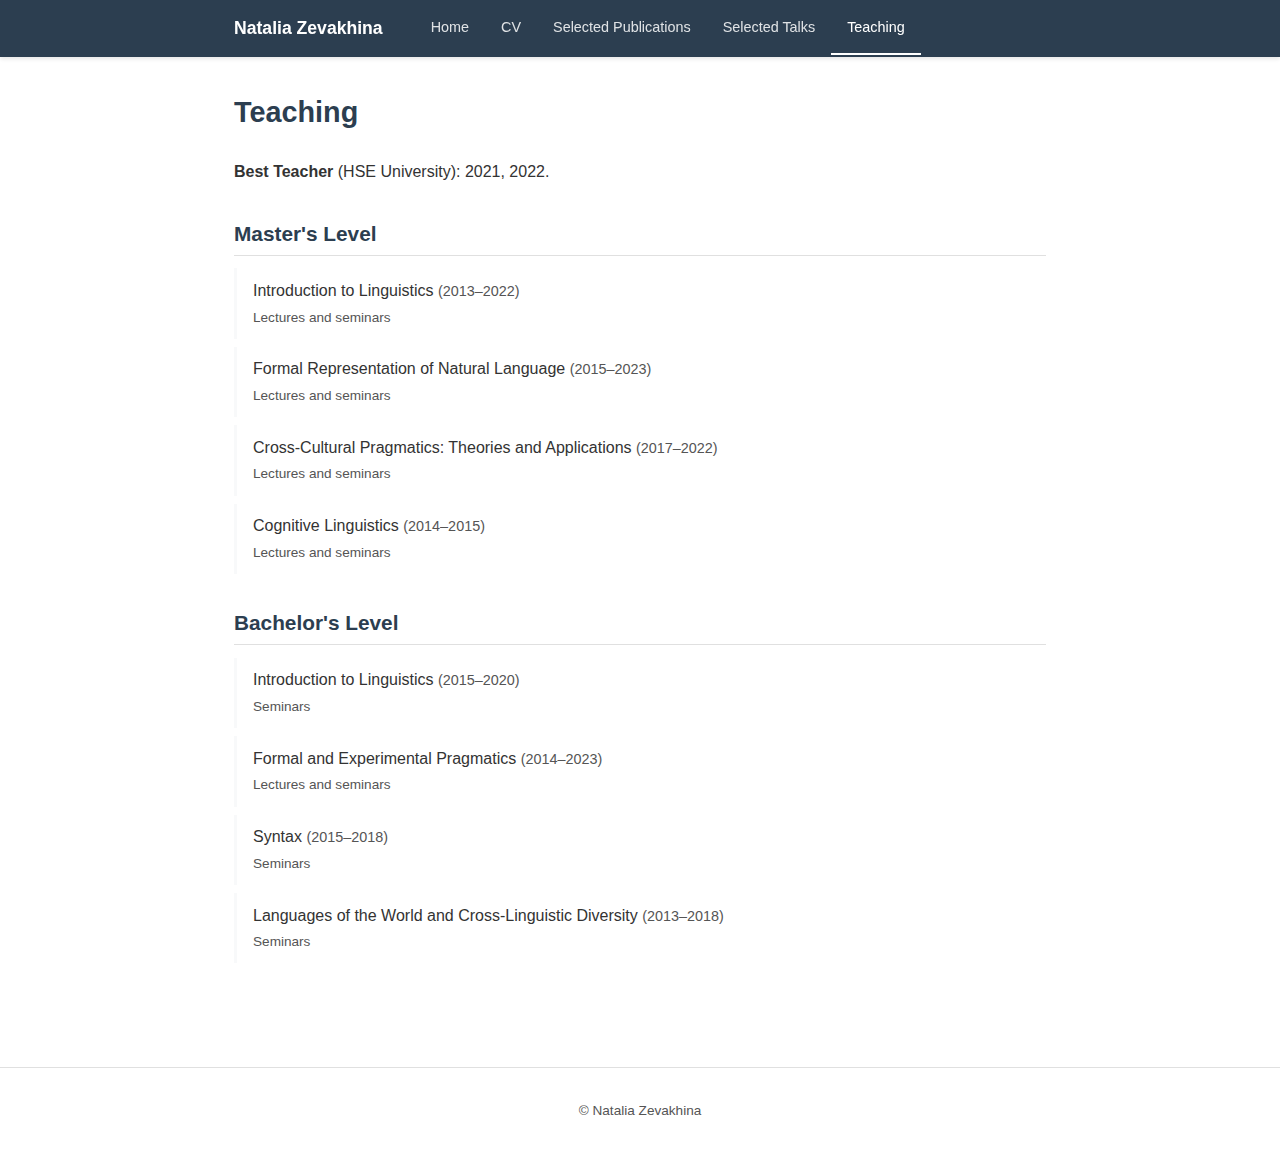
<file: teaching.html>
<!DOCTYPE html>
<html lang="en">
<head>
    <meta charset="UTF-8">
    <meta name="viewport" content="width=device-width, initial-scale=1.0">
    <title>Teaching — Natalia Zevakhina</title>
    <link rel="stylesheet" href="assets/style.css">
</head>
<body>
    <header>
        <nav>
            <div class="site-title"><a href="index.html">Natalia Zevakhina</a></div>
            <button class="nav-toggle" aria-label="Toggle navigation" onclick="document.querySelector('nav ul').classList.toggle('open')">☰</button>
            <ul>
                <li><a href="index.html">Home</a></li>
                <li><a href="cv.html">CV</a></li>
                <li><a href="publications.html">Selected Publications</a></li>
                <li><a href="talks.html">Selected Talks</a></li>
                <li><a href="teaching.html" class="active">Teaching</a></li>
            </ul>
        </nav>
    </header>

    <main>
        <h1>Teaching</h1>

        <p><strong>Best Teacher</strong> (HSE University): 2021, 2022.</p>

        <h2>Master's Level</h2>
        <ul class="course-list">
            <li>
                <span class="course-name">Introduction to Linguistics</span>
                <span class="course-years">(2013–2022)</span><br>
                <span class="course-type">Lectures and seminars</span>
            </li>
            <li>
                <span class="course-name">Formal Representation of Natural Language</span>
                <span class="course-years">(2015–2023)</span><br>
                <span class="course-type">Lectures and seminars</span>
            </li>
            <li>
                <span class="course-name">Cross-Cultural Pragmatics: Theories and Applications</span>
                <span class="course-years">(2017–2022)</span><br>
                <span class="course-type">Lectures and seminars</span>
            </li>
            <li>
                <span class="course-name">Cognitive Linguistics</span>
                <span class="course-years">(2014–2015)</span><br>
                <span class="course-type">Lectures and seminars</span>
            </li>
        </ul>

        <h2>Bachelor's Level</h2>
        <ul class="course-list">
            <li>
                <span class="course-name">Introduction to Linguistics</span>
                <span class="course-years">(2015–2020)</span><br>
                <span class="course-type">Seminars</span>
            </li>
            <li>
                <span class="course-name">Formal and Experimental Pragmatics</span>
                <span class="course-years">(2014–2023)</span><br>
                <span class="course-type">Lectures and seminars</span>
            </li>
            <li>
                <span class="course-name">Syntax</span>
                <span class="course-years">(2015–2018)</span><br>
                <span class="course-type">Seminars</span>
            </li>
            <li>
                <span class="course-name">Languages of the World and Cross-Linguistic Diversity</span>
                <span class="course-years">(2013–2018)</span><br>
                <span class="course-type">Seminars</span>
            </li>
        </ul>
    </main>

    <footer>
        © Natalia Zevakhina
    </footer>
</body>
</html>
</file>
<file: assets/style.css>
:root {
    --primary: #2c3e50;
    --accent: #3498db;
    --text: #333;
    --text-light: #555;
    --bg: #fff;
    --bg-light: #f8f9fa;
    --border: #e0e0e0;
    --max-width: 860px;
}

* {
    margin: 0;
    padding: 0;
    box-sizing: border-box;
}

body {
    font-family: 'Segoe UI', Tahoma, Geneva, Verdana, sans-serif;
    color: var(--text);
    line-height: 1.6;
    background: var(--bg);
}

a {
    color: var(--accent);
    text-decoration: none;
}

a:hover {
    text-decoration: underline;
}

/* Header / Navigation */
header {
    background: var(--primary);
    color: #fff;
    padding: 0;
    position: sticky;
    top: 0;
    z-index: 100;
    box-shadow: 0 2px 4px rgba(0,0,0,0.1);
}

nav {
    max-width: var(--max-width);
    margin: 0 auto;
    display: flex;
    align-items: center;
    flex-wrap: wrap;
    padding: 0 1.5rem;
}

nav .site-title {
    font-size: 1.1rem;
    font-weight: 600;
    padding: 0.9rem 0;
    margin-right: 2rem;
    white-space: nowrap;
}

nav .site-title a {
    color: #fff;
    text-decoration: none;
}

nav ul {
    list-style: none;
    display: flex;
    flex-wrap: wrap;
}

nav ul li a {
    color: rgba(255,255,255,0.85);
    padding: 0.9rem 1rem;
    display: block;
    font-size: 0.9rem;
    transition: color 0.2s;
}

nav ul li a:hover,
nav ul li a.active {
    color: #fff;
    text-decoration: none;
}

nav ul li a.active {
    border-bottom: 2px solid #fff;
}

/* Hamburger */
.nav-toggle {
    display: none;
    background: none;
    border: none;
    color: #fff;
    font-size: 1.5rem;
    cursor: pointer;
    padding: 0.5rem;
    margin-left: auto;
}

/* Main content */
main {
    max-width: var(--max-width);
    margin: 0 auto;
    padding: 2rem 1.5rem 3rem;
}

h1 {
    font-size: 1.8rem;
    color: var(--primary);
    margin-bottom: 1.5rem;
}

h2 {
    font-size: 1.3rem;
    color: var(--primary);
    margin-top: 2rem;
    margin-bottom: 0.8rem;
    border-bottom: 1px solid var(--border);
    padding-bottom: 0.3rem;
}

h3 {
    font-size: 1.1rem;
    color: var(--primary);
    margin-top: 1.5rem;
    margin-bottom: 0.5rem;
}

p {
    margin-bottom: 1rem;
}

/* Home page hero */
.hero {
    display: flex;
    gap: 2rem;
    align-items: flex-start;
    margin-bottom: 2rem;
}

.hero-photo {
    width: 200px;
    min-width: 200px;
    border-radius: 8px;
    box-shadow: 0 2px 8px rgba(0,0,0,0.12);
}

.hero-text h1 {
    margin-bottom: 0.5rem;
}

.hero-text .subtitle {
    color: var(--text-light);
    font-size: 1rem;
    margin-bottom: 0.5rem;
}

.profiles {
    font-size: 0.9rem;
    margin-top: 0.5rem;
    line-height: 1.8;
}

.contact {
    margin-top: 1rem;
    font-size: 0.95rem;
    color: var(--text-light);
}

/* Publication / Talk list */
.pub-year {
    font-size: 1.2rem;
    font-weight: 600;
    color: var(--primary);
    margin-top: 2rem;
    margin-bottom: 0.6rem;
    border-bottom: 2px solid var(--accent);
    padding-bottom: 0.2rem;
}

.pub-list {
    list-style: none;
    padding: 0;
}

.pub-list li {
    margin-bottom: 1rem;
    padding-left: 1rem;
    border-left: 3px solid var(--bg-light);
    line-height: 1.5;
}

.pub-list li:hover {
    border-left-color: var(--accent);
}

.pub-title {
    font-weight: 500;
}

.pub-venue {
    font-style: italic;
    color: var(--text-light);
}

.pub-details {
    font-size: 0.9rem;
    color: var(--text-light);
}

/* Teaching */
.course-list {
    list-style: none;
    padding: 0;
}

.course-list li {
    padding: 0.6rem 0 0.6rem 1rem;
    border-left: 3px solid var(--bg-light);
    margin-bottom: 0.5rem;
}

.course-list li:hover {
    border-left-color: var(--accent);
}

.course-name {
    font-weight: 500;
}

.course-years {
    color: var(--text-light);
    font-size: 0.9rem;
}

.course-type {
    color: var(--text-light);
    font-size: 0.85rem;
}

/* CV page */
.cv-download {
    display: inline-flex;
    align-items: center;
    gap: 0.5rem;
    background: var(--accent);
    color: #fff;
    padding: 0.7rem 1.5rem;
    border-radius: 6px;
    font-size: 1rem;
    transition: background 0.2s;
    margin-top: 1rem;
}

.cv-download:hover {
    background: #2980b9;
    text-decoration: none;
}

/* Footer */
footer {
    text-align: center;
    padding: 2rem 1rem;
    color: var(--text-light);
    font-size: 0.85rem;
    border-top: 1px solid var(--border);
    margin-top: 3rem;
}

/* Responsive */
@media (max-width: 600px) {
    .hero {
        flex-direction: column;
        align-items: center;
        text-align: center;
    }

    .hero-photo {
        width: 160px;
        min-width: 160px;
    }

    .nav-toggle {
        display: block;
    }

    nav ul {
        display: none;
        width: 100%;
        flex-direction: column;
    }

    nav ul.open {
        display: flex;
    }

    nav ul li a {
        padding: 0.7rem 0;
    }
}
</file>
